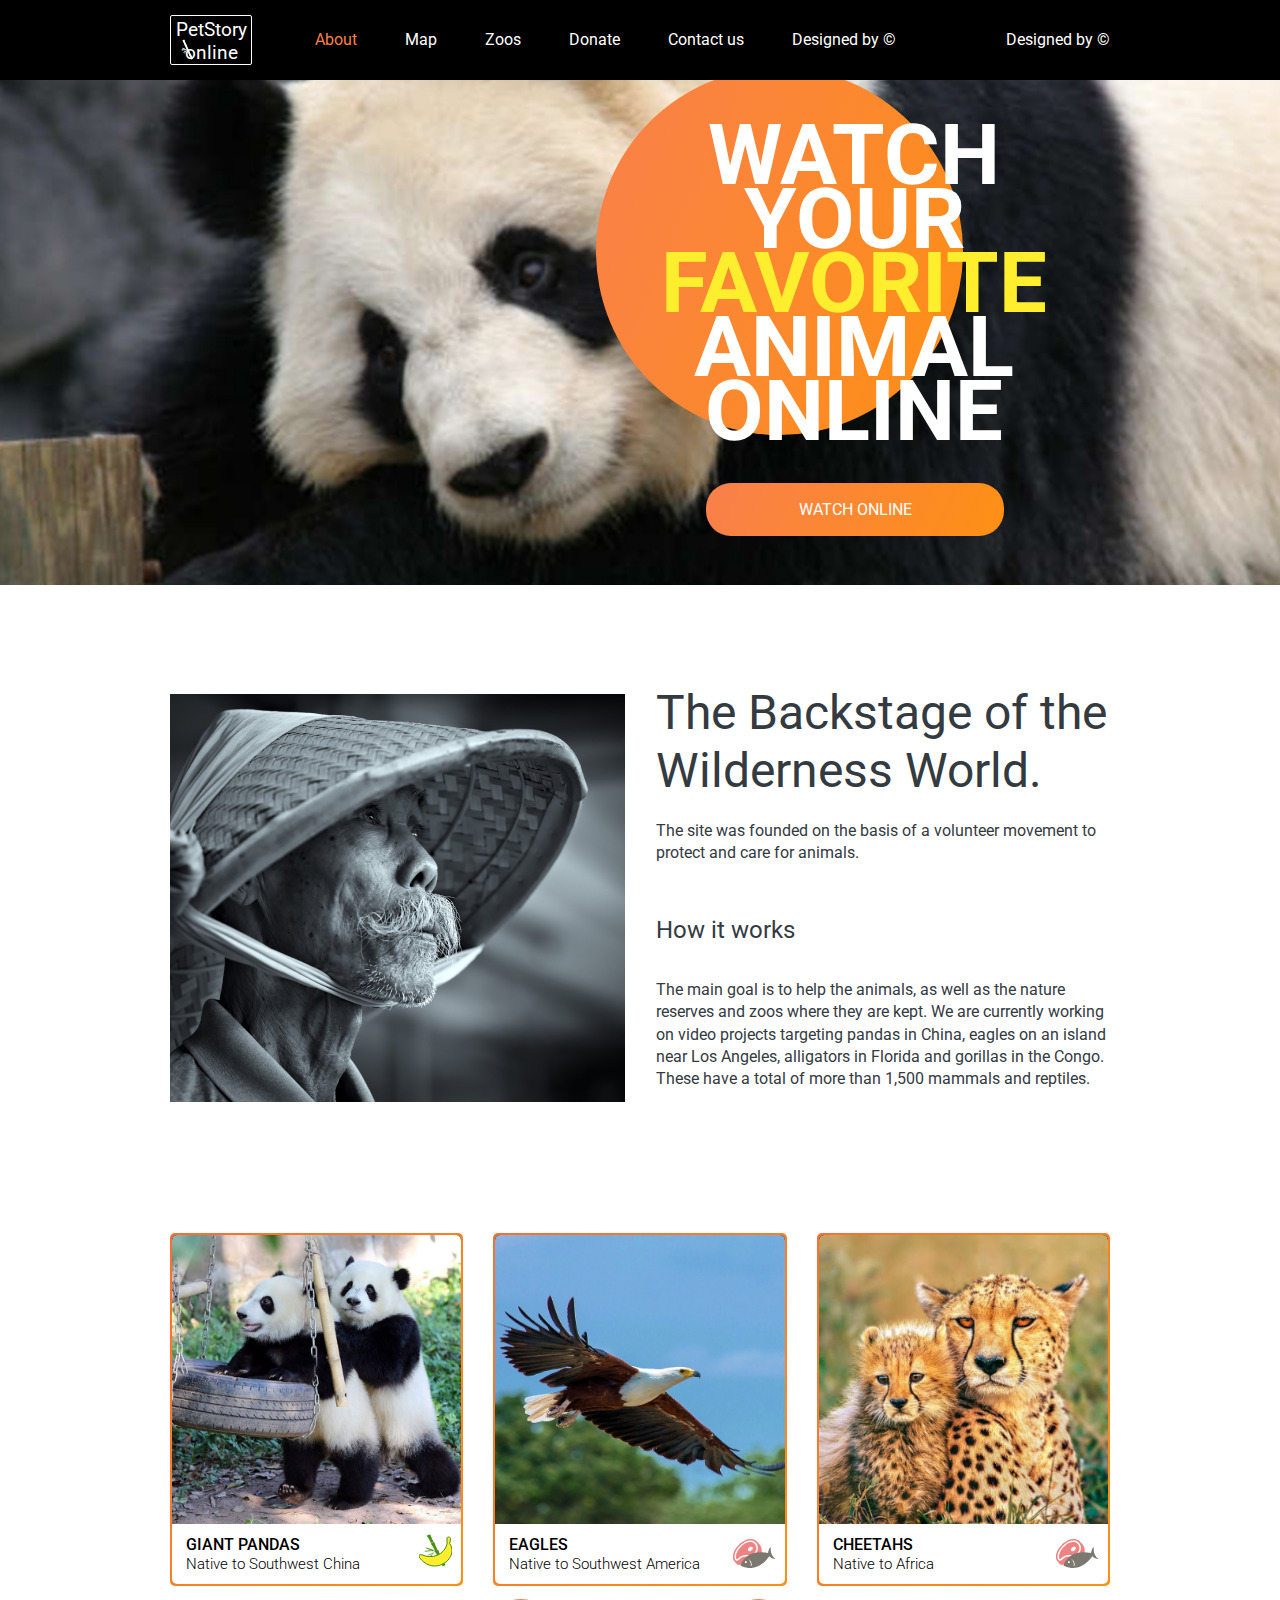
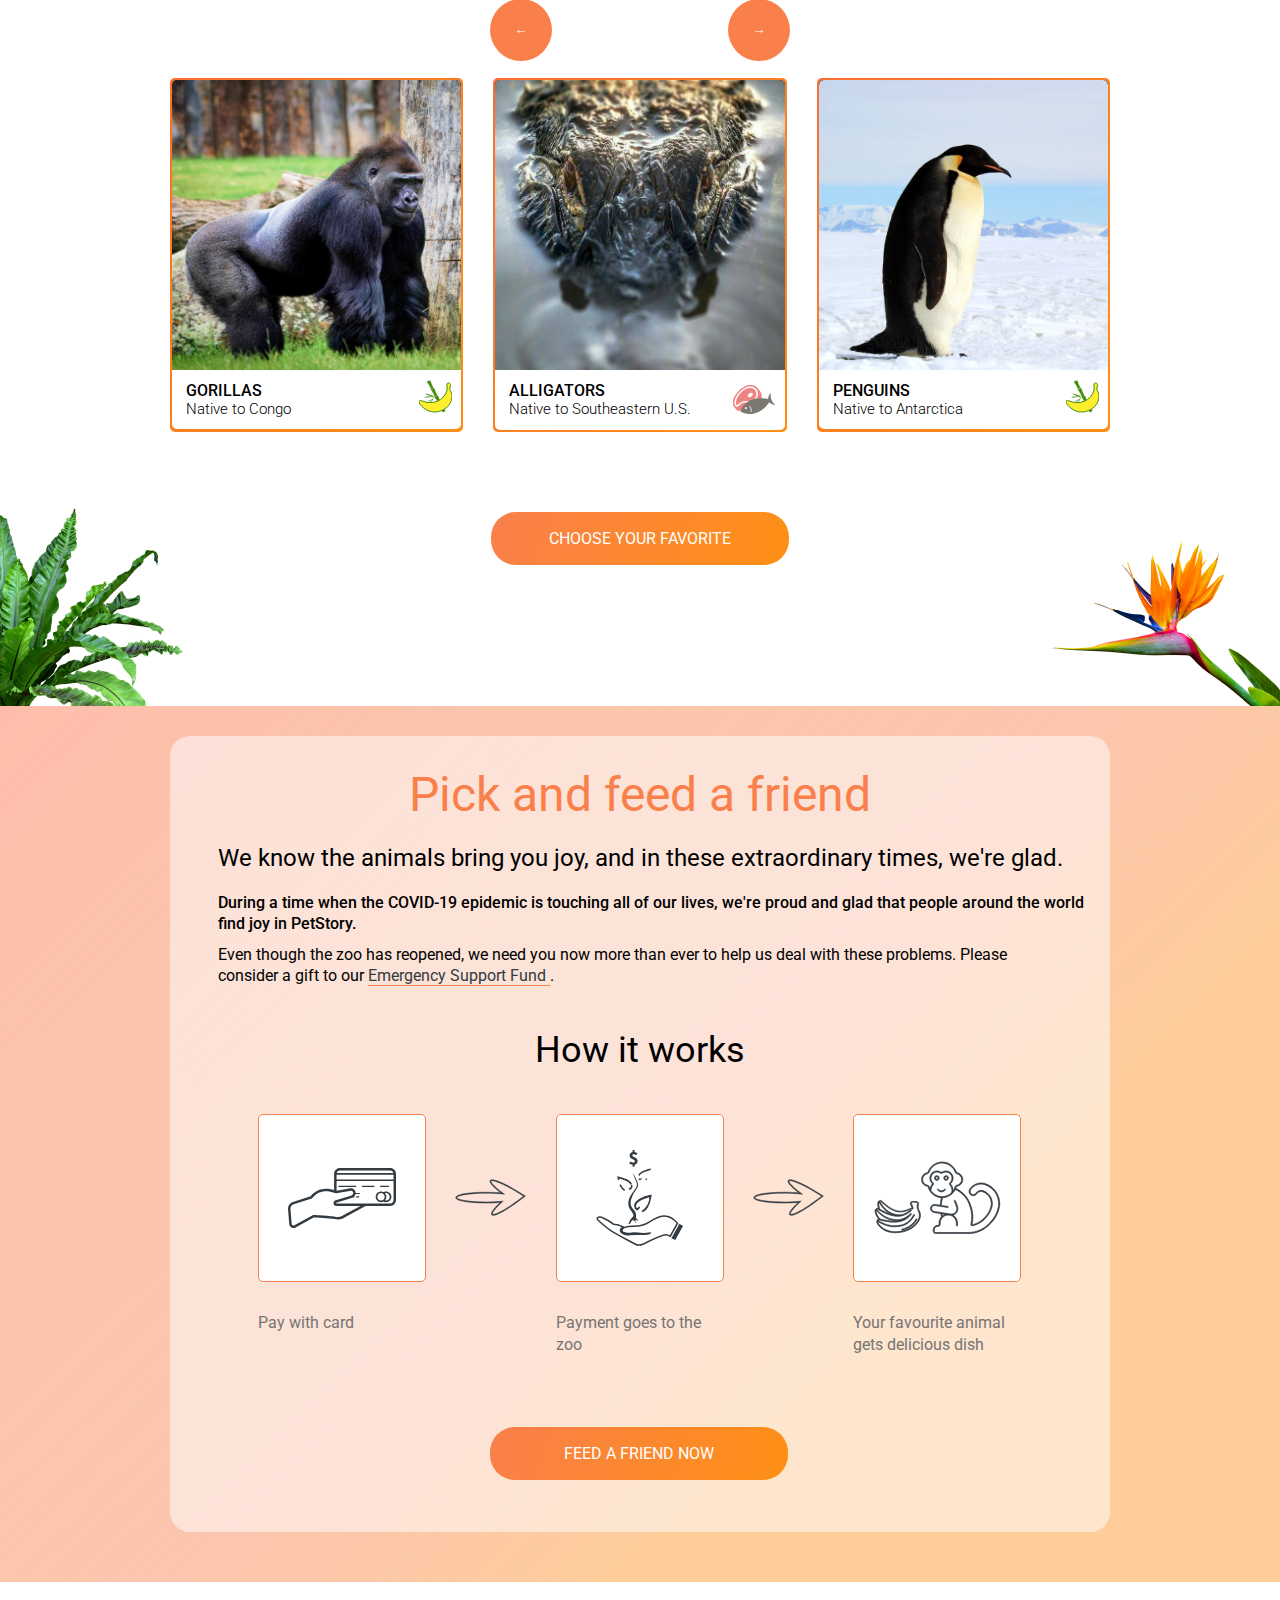
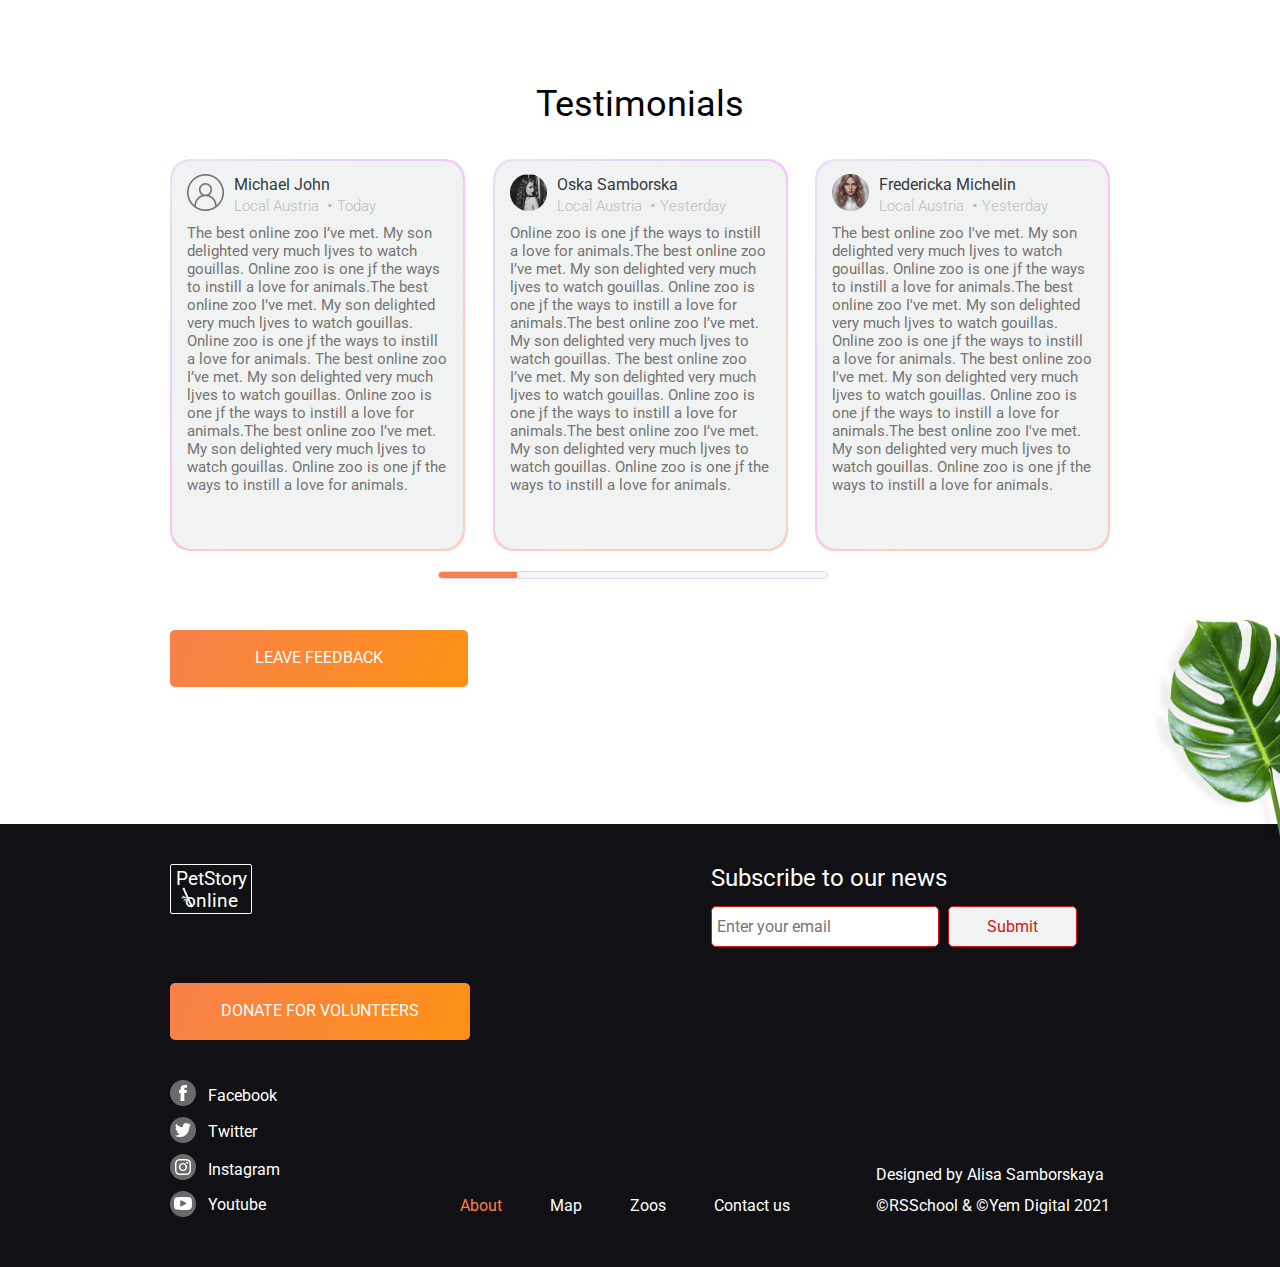
<file: index.html>
<!DOCTYPE html>
<html lang="en">
  <head>
    <meta charset="UTF-8" />
    <meta http-equiv="X-UA-Compatible" content="IE=edge" />
    <meta name="viewport" content="width=device-width, initial-scale=1.0" />
    <link rel="stylesheet" href="./css/style.css" />
    <link rel="icon" type="image/x-icon" href="./assets/icons/favicon.ico" />

    <title>PetStory</title>
  </head>
  <body>
    <div class="wrapper">
      <header class="header">
        <div class="container">
        <div class="header__container">
          <div class="header__logo logo">
            <a href="./" class="header__logo-link" alt="PetStory Online">
              <div class="header__logo-rect">
                <h1 class="header__logo-text">PetStory online</h1>

                <picture>
                  <source
                    media="(min-width:1600px)"
                    class="header__logo-icon"
                    srcset="./assets/icons/logo.svg"
                  />
                  <source
                    media="(min-width:640px) and (max-width:999px)"
                    class="header__logo-icon"
                    srcset="./assets/icons/bamboo_icon.svg"
                  />
                  <img
                    src="./assets/icons/logo.svg"
                    alt="logo icon"
                    class="header__logo-icon"
                  />
                </picture>
              </div>
            </a>
          </div>
          <!-- navigation -->

          <nav class="header__nav">
            <ul class="header__list">
              <li class="header__item">
                <a href="./" class="header__item-link active">About</a>
              </li>
              <li class="header__item">
                <a href="#" class="header__item-link">Map</a>
              </li>
              <li class="header__item">
                <a href="#" class="header__item-link">Zoos</a>
              </li>
              <li class="header__item">
                <a href="./pages/donate.html" class="header__item-link"
                  >Donate</a
                >
              </li>
              <li class="header__item">
                <a href="./" class="header__item-link">Contact us</a>
              </li>
              <li class="header__item item-mobile">
                <a
                  href="https://www.figma.com/file/jfEFwkXVj1WRq7sUHDr8os/PetStory-online"
                  class="header__item-link"
                  >Designed by ©</a
                >
              </li>
            </ul>
          </nav>
          <div class="header__copyright">
            <a
              href="https://www.figma.com/file/jfEFwkXVj1WRq7sUHDr8os/PetStory-online"
              class="header__copyright-link"
              alt="Template Author"
              >Designed by ©</a
            >
          </div>
          <!-- burger menu -->
          <div class="burger__nav">
            <span class="bar"></span>
            <span class="bar"></span>
            <span class="bar"></span>
        </div>
        </div>
      </div>
      </header>
      <div class="doc_opacity"></div>
      <main class="main">
        <section class="watch-online">
          <div class="container">
            <div class="watch-online__block">
              <div class="watch-online__block-right">
                <div class="watch-online__title-block">
                  <div class="watch-online__ellipse"></div>
                  <div class="watch-online__title">
                    Watch your <span>favorite</span> animal online
                  </div>
                </div>
                <button class="watch-online__btn btn-default">
                  watch online
                </button>
              </div>
            </div>
          </div>
        </section>

        <section class="backstage">
          <div class="container">
            <div class="backstage__row">
              <div class="backstage__image">
                <picture>
                  <source
                    media="(min-width:1600px)"
                    srcset="./assets/images/bamboo-cap_609.png"
                  />
                  <source
                    media="(min-width:1000px) and (max-width:1599px)"
                    srcset="./assets/images/bamboo-cap_455.jpg"
                  />
                  <img
                    src="./assets/images/bamboo-cap_609.png"
                    alt="Man in bamboo cap"
                    style="width: auto"
                  />
                </picture>
              </div>
              <div class="backstage__desc">
                <h2 class="backstage__title">
                  The Backstage of the Wilderness World.
                </h2>
                <p>
                  The site was founded on the basis of a volunteer movement to
                  protect and care for animals.
                </p>
                <div class="subtitle">How it works</div>
                <p>
                  The main goal is to help the animals, as well as the nature
                  reserves and zoos where they are kept. We are currently
                  working on video projects targeting pandas in China, eagles on
                  an island near Los Angeles, alligators in Florida and gorillas
                  in the Congo. These have a total of more than 1,500 mammals
                  and reptiles.
                </p>
              </div>
            </div>
          </div>
          <div class="backstage__flower-mobile">
            <img
              src="./assets/images/flower_foto_mobile.png"
              alt=""
            />
          </div>
        </section>
        <!-- pet cards section -->
        <section class="pets">
          <div class="container">
            <div class="pets__rows">
              <!-- single pet card -->

              <div class="pets__item">
                <div class="pets__item-bg">
                  <a href="#" class="pets__item-link">
                    <div class="pets__item-img">
                      <img
                        src="./assets/images/two-pandas.png"
                        alt="two pandas"
                      />
                    </div>

                    <div class="pets__item-desc">
                      <div class="pets__item-titleBlock">
                        <div class="pets__item-title">giant pandas</div>
                        <div class="pets__item-subtitle">
                          Native to Southwest China
                        </div>
                      </div>
                      <div class="pets__item-icon">
                        <img
                          src="./assets/icons/banana-bamboo_icon.svg"
                          alt="banana-bamboo_icon"
                        />
                      </div>
                    </div>
                  </a>
                </div>
              </div>
              <!-- end of single pet card -->
              <!-- single pet card -->

              <div class="pets__item">
                <div class="pets__item-bg">
                  <a href="#" class="pets__item-link">
                    <div class="pets__item-img">
                      <img src="./assets/images/eagle.png" alt="two pandas" />
                    </div>

                    <div class="pets__item-desc">
                      <div class="pets__item-titleBlock">
                        <div class="pets__item-title">eagles</div>
                        <div class="pets__item-subtitle">
                          Native to Southwest America
                        </div>
                      </div>
                      <div class="pets__item-icon">
                        <img
                          src="./assets/icons/meet-fish_icon.svg"
                          alt="meet-fish_icon"
                        />
                      </div>
                    </div>
                  </a>
                </div>
              </div>
              <!-- end of single pet card -->
              <!-- single pet card -->

              <div class="pets__item">
                <div class="pets__item-bg">
                  <a href="#" class="pets__item-link">
                    <div class="pets__item-img">
                      <img src="./assets/images/gorilla.png" alt="two pandas" />
                    </div>

                    <div class="pets__item-desc">
                      <div class="pets__item-titleBlock">
                        <div class="pets__item-title">gorillas</div>
                        <div class="pets__item-subtitle">Native to Congo</div>
                      </div>
                      <div class="pets__item-icon">
                        <img
                          src="./assets/icons/banana-bamboo_icon.svg"
                          alt="banana-bamboo_icon"
                        />
                      </div>
                    </div>
                  </a>
                </div>
              </div>
              <!-- end of single pet card -->
              <!-- single pet card -->

              <div class="pets__item">
                <div class="pets__item-bg">
                  <a href="#" class="pets__item-link">
                    <div class="pets__item-img">
                      <img src="./assets/images/sloth.png" alt="sloth" />
                    </div>

                    <div class="pets__item-desc">
                      <div class="pets__item-titleBlock">
                        <div class="pets__item-title">two-toed sloth</div>
                        <div class="pets__item-subtitle">
                          Native to South America
                        </div>
                      </div>
                      <div class="pets__item-icon">
                        <img
                          src="./assets/icons/banana-bamboo_icon.svg"
                          alt="banana-bamboo_icon"
                        />
                      </div>
                    </div>
                  </a>
                </div>
              </div>
              <!-- end of single pet card -->
              <!-- single pet card -->

              <div class="pets__item">
                <div class="pets__item-bg">
                  <a href="#" class="pets__item-link">
                    <div class="pets__item-img">
                      <img src="./assets/images/cheetah.png" alt="cheetah" />
                    </div>

                    <div class="pets__item-desc">
                      <div class="pets__item-titleBlock">
                        <div class="pets__item-title">cheetahs</div>
                        <div class="pets__item-subtitle">Native to Africa</div>
                      </div>
                      <div class="pets__item-icon">
                        <img
                          src="./assets/icons/meet-fish_icon.svg"
                          alt="meet-fish_icon"
                        />
                      </div>
                    </div>
                  </a>
                </div>
              </div>
              <!-- end of single pet card -->
              <!-- single pet card -->

              <div class="pets__item">
                <div class="pets__item-bg">
                  <a href="#" class="pets__item-link">
                    <div class="pets__item-img">
                      <img src="./assets/images/penguin.png" alt="penguin" />
                    </div>

                    <div class="pets__item-desc">
                      <div class="pets__item-titleBlock">
                        <div class="pets__item-title">penguins</div>
                        <div class="pets__item-subtitle">
                          Native to Antarctica
                        </div>
                      </div>
                      <div class="pets__item-icon">
                        <img
                          src="./assets/icons/banana-bamboo_icon.svg"
                          alt="banana-bamboo_icon"
                        />
                      </div>
                    </div>
                  </a>
                </div>
              </div>
              <!-- end of single pet card -->

              <!-- single pet card -->
              <div class="pets__item">
                <div class="pets__item-bg">
                  <a href="#" class="pets__item-link">
                    <div class="pets__item-img">
                      <img src="./assets/images/allig.png" alt="Alligators" />
                    </div>
                    <div class="pets__item-desc">
                      <div class="pets__item-titleBlock">
                        <div class="pets__item-title">Alligators</div>
                        <div class="pets__item-subtitle">
                          Native to Southeastern U.S.
                        </div>
                      </div>
                      <div class="pets__item-icon">
                        <img
                          src="./assets/icons/meet-fish_icon.svg"
                          alt="meet-fish_icon"
                        />
                      </div>
                    </div>
                  </a>
                </div>
              </div>
              <!-- end of single card -->
            </div>

            <button class="pets__btn btn-default">choose your favorite</button>
          </div>
          <!-- right-left buttons -->
          <div class="pets__buttons-container">
            <div class="pets__buttonsGallery">
              <button class="pets__btn-left btn-left">&#8592;</button>
              <button class="pets__btn-right btn-right">&#8594;</button>
            </div>
          </div>
          <div class="pets__bgImages">
            <div class="pets__bgImageLeft">
              <picture>
                <source
                  media="(min-width:1600px)"
                  srcset="./assets/images/palm_foto.png"
                />
                <source
                  media="(min-width:1000px) and (max-width:1599px)"
                  srcset="./assets/images/palm_foto_285.png"
                />
                <source
                  media="(min-width:640px) and (max-width:999px)"
                  srcset="./assets/images/palm_foto_200.png"
                />
                <source
                  media="(min-width:320px) and (max-width:639px)"
                  srcset="./assets/images/palm_foto_138.png"
                />
                <img src="./assets/images/palm_foto.png" alt="palm" />
              </picture>
            </div>
            <div class="pets__bgImageRight">
              <picture>
                <source
                  media="(min-width:1600px)"
                  srcset="./assets/images/strelitzia.png"
                />
                <source
                  media="(min-width:1000px) and (max-width:1599px)"
                  srcset="./assets/images/strelitzia_240.png"
                />
                <source
                  media="(min-width:640px) and (max-width:999px)"
                  srcset="./assets/images/strelitzia_200.png"
                />
                <source
                  media="(min-width:320px) and (max-width:639px)"
                  srcset="./assets/images/strelitzia_85.png"
                />
                <img src="./assets/images/strelitzia.png" alt="Strelitsa" />
              </picture>
            </div>
          </div>
        </section>
        <!-- end of pets section -->
        <!-- pick-feed -->

        <section class="pick-feed">
          <div class="pick__bg-tablet">
            <div class="container">
              <div class="pick-feed__block">
                <div class="pick-feed__desc">
                  <div class="pick-feed__title">Pick and feed a friend</div>
                  <div class="pick-feed__about">
                    <p class="pick-feed__subtitle">
                      We know the animals bring you joy, and in these
                      extraordinary times, we're glad.
                    </p>
                    <p class="pick-feed__text">
                      During a time when the COVID-19 epidemic is touching all
                      of our lives, we're proud and glad that people around the
                      world find joy in PetStory.
                    </p>
                    <p class="pick-feed__gift">
                      Even though the zoo has reopened, we need you now more
                      than ever to help us deal with these problems. Please
                      consider
                      <!-- <br /> -->
                      a gift to our
                      <a
                        href="./pages/donate.html"
                        class="pick-feed__link"
                        target="_blank"
                        >Emergency Support Fund </a
                      >.
                    </p>
                  </div>
                </div>
                <div class="pick-feed__procedure">
                  <h3>How it works</h3>
                  <div class="procedure__row">
                    <div class="procedure__item-bg">
                      <div class="procedure__icon icon_bg">
                        <img src="./assets/icons/pay.svg" alt="" />
                      </div>
                    </div>

                    <div class="procedure__item">
                      <div class="procedure__icon">
                        <img src="./assets/icons/arrow.svg" alt="" />
                      </div>
                    </div>

                    <div class="procedure__item-bg">
                      <div class="procedure__icon icon_bg">
                        <img src="./assets/icons/zoo.svg" alt="" />
                      </div>
                    </div>
                    <div class="procedure__item">
                      <div class="procedure__icon">
                        <img src="./assets/icons/arrow.svg" alt="" />
                      </div>
                    </div>
                    <div class="procedure__item-bg">
                      <div class="procedure__icon icon_bg">
                        <img src="./assets/icons/monkey.svg" alt="" />
                      </div>
                    </div>
                  </div>
                  <div class="procedure__desc">
                    <div class="procedure__title">Pay with card</div>
                    <div class="procedure__title">Payment goes to the zoo</div>
                    <div class="procedure__title">
                      Your favourite animal gets delicious dish
                    </div>
                  </div>
                </div>

                <div class="pick-feed__procedure-mobile">
                  <h3>How it works</h3>
                  <div class="procedure__row">
                    <div class="procedure__item-bg">
                      <div class="procedure__icon icon_bg">
                        <img src="./assets/icons/pay.svg" alt="" />
                      </div>
                      <div class="procedure__title">Pay with card</div>
                    </div>

                    <div class="procedure__item-bg">
                      <div class="procedure__icon icon_bg">
                        <img src="./assets/icons/zoo.svg" alt="" />
                      </div>
                      <div class="procedure__title">
                        Payment goes to the zoo
                      </div>
                    </div>

                    <div class="procedure__item-bg">
                      <div class="procedure__icon icon_bg">
                        <img src="./assets/icons/monkey.svg" alt="" />
                      </div>
                      <div class="procedure__title">
                        Your favourite animal gets delicious dish
                      </div>
                    </div>
                  </div>
                </div>

                <a
                  href="./pages/donate.html"
                  target="_blank"
                  class="pick-feed__btn-block"
                  ><button class="pick-feed__btn btn-default">
                    Feed a friend now
                  </button></a
                >
              </div>
            </div>
          </div>
        </section>
        <!-- end of pick-feed -->

        <section class="testimonials">
          <div class="container">
            <div class="testimonials__title">
              <h3>Testimonials</h3>
            </div>
            <div class="testimonials__row">
              <!-- single testimonial -->
              <div class="testimonials__item">
                <div class="testimonials__item-bg">
                  <div class="testimonials__header">
                    <div class="testimonials__avatar">
                      <img src="./assets/images/user1.png" alt="unknown user" />
                    </div>
                    <div class="testimonials__user">
                      <div class="testimonials__user-name">Michael John</div>
                      <div class="testimonials__user-location">
                        <div class="location__country">Local Austria</div>
                        <p>&#183;</p>
                        <div class="location__date">Today</div>
                      </div>
                    </div>
                  </div>
                  <div class="testimonials__text">
                    The best online zoo I’ve met. My son delighted very much
                    ljves to watch gouillas. Online zoo is one jf the ways to
                    instill a love for animals.The best online zoo I’ve met. My
                    son delighted very much ljves to watch gouillas. Online zoo
                    is one jf the ways to instill a love for animals. The best
                    online zoo I’ve met. My son delighted very much ljves to
                    watch gouillas. Online zoo is one jf the ways to instill a
                    love for animals.The best online zoo I’ve met. My son
                    delighted very much ljves to watch gouillas. Online zoo is
                    one jf the ways to instill a love for animals.
                  </div>
                </div>
              </div>
              <!--end of single testimonial -->
              <!-- single testimonial -->
              <div class="testimonials__item">
                <div class="testimonials__item-bg">
                  <div class="testimonials__header">
                    <div class="testimonials__avatar">
                      <img src="./assets/images/user2.png" alt="user" />
                    </div>
                    <div class="testimonials__user">
                      <div class="testimonials__user-name">Oskar Samborsky</div>
                      <div class="testimonials__user-location">
                        <div class="location__country">Local Austria</div>
                        <p>&#183;</p>
                        <div class="location__date">Yesterday</div>
                      </div>
                    </div>
                  </div>
                  <div class="testimonials__text">
                    Online zoo is one jf the ways to instill a love for
                    animals.The best online zoo I've met. My son delighted very
                    much ljves to watch gouillas. Online zoo is one jf the ways
                    to instill a love for animals.The best online zoo I've met.
                    My son delighted very much ljves to watch gouillas. The best
                    online zoo I've met. My son delighted very much ljves to
                    watch gouillas. Online zoo is one jf the ways to instill a
                    love for animals.The best online zoo I've met. My son
                    delighted very much ljves to watch gouillas. Online zoo is
                    one jf the ways to instill a love for animals. The best
                    online zoo I've met. My son delighted very much ljves to
                    watch gouillas. Online zoo is one jf the ways to instill a
                    love for animals.The best online zoo I've met. My son
                    delighted very much ljves to watch gouillas. Online zoo is
                    one jf the ways to instill a love for animals.
                  </div>
                </div>
              </div>
              <!--end of single testimonial -->
              <!-- single testimonial -->
              <div class="testimonials__item">
                <div class="testimonials__item-bg">
                  <div class="testimonials__header">
                    <div class="testimonials__avatar">
                      <img src="./assets/images/user3.png" alt="user" />
                    </div>
                    <div class="testimonials__user">
                      <div class="testimonials__user-name">
                        Fredericka Michelin
                      </div>
                      <div class="testimonials__user-location">
                        <div class="location__country">Local Austria</div>
                        <p>&#183;</p>
                        <div class="location__date">Yesterday</div>
                      </div>
                    </div>
                  </div>
                  <div class="testimonials__text">
                    The best online zoo I've met. My son delighted very much
                    ljves to watch gouillas. Online zoo is one jf the ways to
                    instill a love for animals.The best online zoo I've met. My
                    son delighted very much ljves to watch gouillas. Online zoo
                    is one jf the ways to instill a love for animals. The best
                    online zoo I've met. My son delighted very much ljves to
                    watch gouillas. Online zoo is one jf the ways to instill a
                    love for animals.The best online zoo I've met. My son
                    delighted very much ljves to watch gouillas. Online zoo is
                    one jf the ways to instill a love for animals.
                  </div>
                </div>
              </div>
              <!--end of single testimonial -->
              <!-- single testimonial -->
              <div class="testimonials__item">
                <div class="testimonials__item-bg">
                  <div class="testimonials__header">
                    <div class="testimonials__avatar">
                      <img src="./assets/images/iser3.png" alt="user" />
                    </div>
                    <div class="testimonials__user">
                      <div class="testimonials__user-name">Mila Riksha</div>
                      <div class="testimonials__user-location">
                        <div class="location__country">Local Austria</div>
                        <p>&#183;</p>
                        <div class="location__date">Yesterday</div>
                      </div>
                    </div>
                  </div>
                  <div class="testimonials__text">
                    The best online zoo I’ve met. My son delighted very much
                    ljves to watch gouillas. Online zoo is one jf the ways to
                    instill a love for animals.The best online zoo I’ve met. My
                    son delighted very much ljves to watch gouillas. Online zoo
                    is one jf the ways to instill a love for animals. The best
                    online zoo I’ve met. My son delighted very much ljves to
                    watch gouillas. Online zoo is one jf the ways to instill a
                    love for animals.The best online zoo I’ve met. My son
                    delighted very much ljves to watch gouillas. Online zoo is
                    one jf the ways to instill a love for animals.
                  </div>
                </div>
              </div>
              <!--end of single testimonial -->
              <!--single testimonial -->

              <div class="testimonials__item">
                <div class="testimonials__item-bg">
                  <div class="testimonials__header">
                    <div class="testimonials__avatar">
                      <img src="./assets/images/iser3.png" alt="avatar4" />
                    </div>
                    <div class="testimonails__user">
                      <div class="testimonials__user-name">Oska Samborska</div>
                      <div class="testimonials__user-location">
                        <div class="location__country">Local Austria</div>
                        <p>&#183;</p>
                        <div class="location__date">Yesterday</div>
                      </div>
                    </div>
                  </div>
                  <div class="testimonials__text">
                    Online zoo is one jf the ways to instill a love for
                    animals.The best online zoo I’ve met. My son delighted very
                    much ljves to watch gouillas. Online zoo is one jf the ways
                    to instill a love for animals.The best online zoo I’ve met.
                    My son delighted very much ljves to watch gouillas. The best
                    online zoo I’ve met. My son delighted very much ljves to
                    watch gouillas. Online zoo is one jf the ways to instill a
                    love for animals.The best online zoo I’ve met. My son
                    delighted very much ljves to watch gouillas. Online zoo is
                    one jf the ways to instill a love for animals.
                  </div>
                </div>
              </div>
              <!--end of single testimonial -->

              </div>

              <div class="testimonials__bar">
                <input
                  type="range"
                  min="0"
                  max="10"
                  value="0"
                  name="range"
                  step="1"
                />
              </div>
              <div class="testimonials__button btn-corner ">
                leave feedback
              </div>
            </div>
          </div>
        </section>
      </main>

      <!-- footer -->

      <footer class="footer">
        <div class="container footer__container-small">
          <div class="footer__top">
            <div class="footer__logo logo">
              <a href="./" class="footer__logo-link">
                <div class="footer__logo-rect">
                  <h2 class="footer__logo-text">PetStory online</h2>
                  <img
                    src="./assets/icons/logo.svg"
                    alt=""
                    class="footer__logo-icon"
                  />
                </div>
              </a>
            </div>
                <!-- footer social icons for tablet -->
                <div class="footer__social-tablet">
                  <a
                    href="https://www.facebook.com/"
                    class="footer-icon"
                    target="_blank"
                  >
                    <div class="footer__social-item">
                      <div class="social-icon">
                        <img src="./assets/icons/fb.svg" alt="facebook" />
                      </div>
                    </div>
                  </a>
                  <a
                    href="https://twitter.com/?lang=en"
                    class="footer-icon"
                    target="_blank"
                  >
                    <div class="footer__social-item">
                      <div class="social-icon">
                        <img src="./assets/icons/tw.svg" alt="" />
                      </div>
                    </div>
                  </a>
                  <a
                    href="https://www.instagram.com/"
                    class="footer-icon"
                    target="_blank"
                  >
                    <div class="footer__social-item">
                      <div class="social-icon">
                        <img src="./assets/icons/inst.svg" alt="" />
                      </div>
                    </div>
                  </a>
                  <a
                    href="https://www.youtube.com/"
                    class="footer-icon"
                    target="_blank"
                  >
                    <div class="footer__social-item">
                      <div class="social-icon">
                        <img src="./assets/icons/you.svg" alt="" />
                      </div>
                    </div>
                  </a>
                </div>
                <!-- end of footer social icons for tablet -->
            <div class="footer__subscribe">
              <div class="footer__subscribe-title">Subscribe to our news</div>

              <form>
                <input
                  type="email"
                  placeholder="Enter your email"
                  id="email"
                  pattern="[a-z0-9._%+-]+@[a-z0-9.-]+\.[a-z]{2,}$"
                  size="30"
                  required
                  class="input__mistake input_small_dt"
                />
                <input
                  type="submit"
                  value="Submit"
                  class="input__submit-mistake submit-small"
                />
              </form>
            </div>
          </div>
          <a
            href="./pages/donate.html"
            class="footer__donate-link"
          >
            <div class="footer__donate-btn btn-corner">
              donate for volunteers
            </div>
          </a>
          <!-- footer__bottom -->
          <div class="footer__bottom">
            <div class="footer__social">
              <!-- single social link -->
              <a
                href="https://www.facebook.com/"
                class="footer-icon"
                target="_blank"
              >
                <div class="footer__social-item">
                  <div class="social-icon">
                    <img src="./assets/icons/fb.svg" alt="facebook" />
                  </div>
                  <div class="social__name">Facebook</div>
                </div>
              </a>
              <!-- end of single social link -->
              <!-- single social link -->
              <a
                href="https://www.twitter.com/"
                class="footer-icon"
                target="_blank"
              >
                <div class="footer__social-item">
                  <div class="social-icon">
                    <img src="./assets/icons/tw.svg" alt="Twitter" />
                  </div>
                  <div class="social__name">Twitter</div>
                </div>
              </a>
              <!-- end of single social link -->
              <!-- single social link -->
              <a
                href="https://www.instagram.com/"
                class="footer-icon"
                target="_blank"
              >
                <div class="footer__social-item">
                  <div class="social-icon">
                    <img src="./assets/icons/inst.svg" alt="Instagram" />
                  </div>
                  <div class="social__name">Instagram</div>
                </div>
              </a>
              <!-- end of single social link -->
              <!-- single social link -->
              <a
                href="https://www.youtube.com/"
                class="footer-icon"
                target="_blank"
              >
                <div class="footer__social-item">
                  <div class="social-icon">
                    <img src="./assets/icons/you.svg" alt="Youtube" />
                  </div>
                  <div class="social__name">Youtube</div>
                </div>
              </a>
              <!-- end of single social link -->
            </div>

            <!-- footer horizontal nav -->
            <div class="footer__nav">
              <ul class="header__list">
                <li class="header__item">
                  <a href="./" class="header__item-link active">About</a>
                </li>
                <li class="header__item">
                  <a href="#" class="header__item-link">Map</a>
                </li>
                <li class="header__item">
                  <a href="#" class="header__item-link">Zoos</a>
                </li>
                <li class="header__item">
                  <a href="#" class="header__item-link">Contact us</a>
                </li>
              </ul>
            </div>

            <div class="footer__copyright">
              <a
                href="https://www.figma.com/file/IlAdG8QFNr54d1IVcJjqVs/PetStory-online-(Copy)?node-id=126%3A0"
                class="footer__copyright-link"
                target="_blank"
              >
                <p>Designed by Alisa Samborskaya</p>
                <p>©RSSchool & ©Yem Digital 2021</p>
              </a>
            </div>
            <!--end of footer horizontal nav -->
          </div>
          <div class="footer__bottom-mobile">
            <div class="footer__copyright">
              <a href="#" class="footer__copyright-link">
                <p>Designed by Alisa Samborskaya</p>
                <p>©RSSchool & ©Yem Digital 2021</p>
              </a>
            </div>
            <div class="footer__nav">
              <ul class="header__list">
                <li class="header__item">
                  <a href="./" class="header__item-link active">About</a>
                </li>
                <li class="header__item">
                  <a href="#" class="header__item-link">Map</a>
                </li>
                <li class="header__item">
                  <a href="#" class="header__item-link">Zoos</a>
                </li>
                <li class="header__item">
                  <a href="#" class="header__item-link">Contact us</a>
                </li>
              </ul>
            </div>
          </div>
        </div>
      </footer>

      <!-- end of footer -->
    </div>
    <script src="./assets/js/script.js"></script>
  </body>
</html>
</file>
<file: css/style.css>
@charset "UTF-8";

@import url('https://fonts.googleapis.com/css2?family=Roboto:wght@100;300;400;500;700&display=swap');

/* 
===========================
RESET
===========================
*/

* {
  padding: 0;
  margin: 0;
  border: 0;
}

*,
*::before,
*::after {
  -webkit-box-sizing: border-box;
  box-sizing: border-box;
}

:focus,
:active {
  outline: none;
}
a:focus,
a:active {
  outline: none;
}

nav,
footer,
header,
aside {
  display: block;
}

html,
body {
  height: 100%;
  width: 100%;
  line-height: 1;
  -ms-text-size-adjust: 100%;
  -moz-text-size-adjust: 100%;
  -webkit-text-size-adjust: 100%;
}
input,
button,
textarea {
  font-family: inherit;
}
input::-ms-clear {
  display: none;
}

button {
  cursor: pointer;
}

button::-moz-focus-inner {
  padding: 0;
  border: 0;
}
a,
a:visited {
  text-decoration: none;
}

a:hover {
  text-decoration: none;
}
ul {
  padding: 0;
}

ul li {
  list-style: none;
}

img {
  vertical-align: top;
}

h1,
h2,
h3,
h4,
h5,
h6 {
  font-size: inherit;
  font-weight: 400;
}

/* END OF RESET */

/* 
======================
Global Styles
======================
*/

:root {
  --clr-orange: #f9804b;
  --clr-white: #fff;
  --clr-yellow: #ffee2e;
  --clr-green: #4b9200;
  --clr-grey-dark: #333b41;
  --clr-grey-light: #bdbdbd;
  --transition: 0.3s linear;
}

.wrapper {
  min-height: 100%;
  overflow: hidden;
}
html {
  overflow-x: hidden;
  margin-right: calc(-1 * (100vw - 100%));
}

body {
  height: 100%;
}

.container {
  max-width: 1160px;
  margin: 0 auto;
}

@media screen and (min-width: 1000px) and (max-width: 1599px) {
  .container {
    max-width: 940px;
  }
}

@media screen and (min-width: 768px) and (max-width: 999px) {
  .container {
    max-width: 700px;
  }
}

@media screen and (min-width: 640px) and (max-width: 767px) {
  .container {
    max-width: 600px;
  }
}

@media screen and (min-width: 320px) and (max-width: 639px) {
  .container {
    max-width: 300px;
  }
}

.wrapper {
  min-height: 100%;
  display: -webkit-box;
  display: -ms-flexbox;
  display: flex;
  -webkit-box-orient: vertical;
  -webkit-box-direction: normal;
  -ms-flex-direction: column;
  flex-direction: column;
}
.main {
  -webkit-box-flex: 1;
  -ms-flex: 1 1 auto;
  flex: 1 1 auto;
}

body {
  font-family: 'Roboto', Arial, Verdana, sans-serif;
  font-size: 16px;
  line-height: 140%;
  font-weight: 400;
  background: var(--clr-white);
  color: #000;
}

h1,
h2,
h3,
h4,
h5,
h6 {
  font-style: normal;
}

h1 {
  font-weight: 700;
  font-size: 114px;
  line-height: 91px;
  text-transform: uppercase;
  margin: 0;
}

h2 {
  font-weight: 400;
  font-size: 48px;
  line-height: 58px;
  margin-bottom: 20px;
}
h3 {
  font-weight: 400;
  font-size: 36px;
  line-height: 47px;
}

@media screen and (min-width: 320px) and (max-width: 639px) {
  h3 {
    font-size: 24px;
  }
}

.subtitle {
  font-weight: 400;
  font-size: 24px;
  line-height: 29px;
}

.small-p {
  font-weight: 300;
  font-size: 15px;
  line-height: 120%;
}

a {
  color: #4b9200;
  text-decoration: none;
  -webkit-transition: 0.3s linear;
  -o-transition: 0.3s linear;
  transition: 0.3s linear;
}

a:hover {
  color: var(--clr-orange);
}
a:active {
  color: var(--clr-orange);
}
ul li {
  list-style-type: none;
}
.input__default {
  background: transparent;
  border: 1px solid var(--clr-orange);
  padding: 10px;
  color: #bdbdbd;
  border-radius: 5px;
  margin-right: 10px;
}
.input__default:hover {
  border: 1px solid #d31414;
}

.input__active {
  background-color: var(--clr-white);
  font-size: 16px;
  font-weight: 400;
  max-width: 228px;
  border: 1px solid #4b9200;
  padding: 10px 1px 10px 5px;
  color: #bdbdbd;
  border-radius: 5px;
  margin-right: 7px;
}
.input__active:hover {
  border: 1px solid #d31414;
}

.input__mistake {
  background-color: var(--clr-white);
  font-size: 16px;
  font-weight: 400;
  max-width: 228px;
  border: 1px solid #d31414;
  padding: 10px 1px 10px 5px;
  color: #bdbdbd;
  border-radius: 5px;
  margin-right: 7px;
}
.input__mistake:hover {
  border: 1px solid #4b9200;
}

.input__submit-default {
  background: #f1f3f2;
  border: 1px solid #000;
  border-radius: 5px;
  font-size: 16px;
  font-weight: 400;
  color: #000;
  padding: 10px 38px;
  cursor: pointer;
}
.input__submit-default:hover {
  background: #f1f3f2;
  border: 1px solid #4b9200;
  border-radius: 5px;
  font-size: 16px;
  font-weight: 400;
  color: #4b9200;
  padding: 10px 38px;
  cursor: pointer;
}

.input__submit-active {
  background: #f1f3f2;
  border: 1px solid #4b9200;
  border-radius: 5px;
  font-size: 16px;
  font-weight: 400;
  color: #4b9200;
  padding: 10px 38px;
  cursor: pointer;
}

.input__submit-mistake {
  background: #f1f3f2;
  border: 1px solid #d31414;
  border-radius: 5px;
  font-size: 16px;
  font-weight: 400;
  color: #d31414;
  padding: 10px 38px;
  cursor: pointer;
}
.input__submit-mistake:hover {
  background: #f1f3f2;
  border: 1px solid #4b9200;
  border-radius: 5px;
  font-size: 16px;
  font-weight: 400;
  color: #4b9200;
  padding: 10px 38px;
  cursor: pointer;
}

input[type='email']:invalid {
  border: 1px solid #d31414;
}
input[type='email']:valid {
  border: 1px solid #4b9200;
}

.btn-default {
  min-width: 298px;
  background: -o-linear-gradient(336.04deg, #f9804b 1.49%, #fe9013 101.44%);
  background: linear-gradient(113.96deg, #f9804b 1.49%, #fe9013 101.44%);
  border-radius: 25px;
  padding: 17px 20px;
  text-align: center;
  text-transform: uppercase;
  color: var(--clr-white);
  -webkit-transition: 0s;
  -o-transition: 0s;
  transition: 0s;
  font-size: 16px;
}
.btn-default:hover {
  cursor: pointer;
  background: var(--clr-orange);
  color: var(--clr-white);
}
.btn-default:active {
  background: #4b9200;
}
.btn-default:disabled {
  background: #767474;
}

/* 
======================
HEADER
======================
*/

/* some other stuff coming*/

.header {
  background: #000;
  position: relative;
  z-index: 2;
}

@media screen and (min-width: 320px) and (max-width: 999px) {
  .header {
    position: fixed;
    z-index: 5;
    width: 100%;
    height: 34px;
  }
  .header.active {
    background: #fff;
    min-height: 70px;
  }
}
@media screen and (min-width: 320px) and (max-width: 639px) {
  .header {
    height: auto;
  }
}

/* прозрачность навбар */

.doc_opacity {
  display: none;
}

.doc_opacity.active {
  display: block;
  position: fixed;
  left: 0;
  top: 0;
  height: 100vh;
  width: 100vw;
  background: rgba(0, 0, 0, 0.5);
  z-index: 1;
  -webkit-transition: 0.5s ease-in-out;
  transition: 0.5s ease-in-out;
}

.header__container {
  display: -webkit-box;
  display: -ms-flexbox;
  display: flex;
  -webkit-box-align: center;
  -ms-flex-align: center;
  align-items: center;
  -webkit-box-pack: start;
  -ms-flex-pack: start;
  justify-content: flex-start;
}
.header__container.active .header__logo-text {
  color: #f9804b;
  font-size: 15px;
}
.header__container.active .header__logo-rect {
  border: 1px solid #f9804b;
  min-width: 70px;
  padding: 6px 10px 6px 6px;
}

.header__logo {
  margin: 15px 0;
  max-width: 82px;
  text-align: center;
  margin-right: 63px;
}

@media screen and (min-width: 640px) and (max-width: 999px) {
  .header__logo {
    margin: 2.3px 0 2.7px 0;
    max-width: 47px;
  }
}

@media screen and (min-width: 320px) and (max-width: 639px) {
  .header__logo {
    margin: 4px 0;
    max-width: 46px;
  }
}

.header__logo-rect {
  border: 1px solid var(--clr-white);
  border-radius: 2px;
  padding: 3px 4.5px;
}

@media screen and (min-width: 640px) and (max-width: 999px) {
  .header__logo-rect {
    border: transparent;
    padding: 0;
  }
}

@media screen and (min-width: 320px) and (max-width: 639px) {
  .header__logo-rect {
    padding: 0px;
    border: transparent;
  }
}

.header__logo-text {
  font-size: 19px;
  line-height: 120%;
  color: var(--clr-white);
  text-transform: none;
  font-weight: 400;
  margin-bottom: -26px;
}
@media screen and (min-width: 640px) and (max-width: 999px) {
  .header__logo-text {
    font-size: 12.3px;
  }
}

@media screen and (min-width: 320px) and (max-width: 639px) {
  .header__logo-text {
    font-size: 12px;
  }
}

a.header__logo-link:hover h1 {
  color: var(--clr-orange);
  -webkit-transition: var(--transition);
  -o-transition: var(--transition);
  transition: var(--transition);
}
a.header__logo-link:hover > .header__logo-rect {
  border: 1px solid var(--clr-orange);
  -webkit-transition: var(--transition);
  -o-transition: var(--transition);
  transition: var(--transition);
}

@media screen and (min-width: 320px) and (max-width: 999px) {
  a.header__logo-link:hover > .header__logo-rect {
    border: transparent;
  }
}

.header__logo-icon {
  position: relative;
  bottom: 0;
  left: -24px;
}

@media screen and (min-width: 640px) and (max-width: 999px) {
  .header__logo-icon {
    top: 9px;
    left: -16px;
  }
}

@media screen and (min-width: 320px) and (max-width: 999px) {
  .header__logo-icon {
    bottom: -8px;
    left: -16px;
    max-height: 14px;
  }
}

@media screen and (min-width: 320px) and (max-width: 999px) {
  .header__nav {
    /* display: none; */
  }
}

.header__list {
  display: -webkit-box;
  display: -ms-flexbox;
  display: flex;
}

@media screen and (min-width: 320px) and (max-width: 999px) {
  .header__list {
    position: fixed;
    left: -100%;
    margin-top: 25px;
    gap: 0;
    -webkit-box-orient: vertical;
    -webkit-box-direction: normal;
    -ms-flex-direction: column;
    flex-direction: column;
    background-color: #fff;
    width: 100%;
    text-align: center;
    -webkit-transition: 0.3s ease-in-out;
    transition: 0.3s ease-in-out;
  }
  .header__list.active {
    left: 0;
  }
  .header__list.active .header__item-link {
    color: #000;
  }
  .header__list.active .header__item-link.active {
    color: #f9804b;
  }
  .header__list .header__item {
    margin: 10px 0;
  }
  .header__list .header__item.active {
    left: 0;
  }
  .header__list .header__item.item-mobile {
    display: block;
    padding-bottom: 10px;
  }
}

.header__item {
  margin-right: 58px;
}

@media screen and (min-width: 1000px) and (max-width: 1599px) {
  .header__item {
    margin-right: 48px;
  }
}

@media screen and (min-width: 320px) and (max-width: 639px) {
  .header__item {
    margin-right: 30px;
  }
}
.header__item-mobile {
  display: none;
}

.header__item:last-child {
  margin-right: 0;
}

.header__item-link {
  color: var(--clr-white);
  line-height: 140%;
}
.header__item-link:hover {
  color: var(--clr-orange);
}

.header__item-link.active {
  color: var(--clr-orange);
}

.header__copyright {
  margin-left: auto;
}
@media screen and (min-width: 320px) and (max-width: 999px) {
  .header__copyright {
    display: none;
  }
}
.header__copyright-link {
  color: var(--clr-white);
}

.burger__nav {
  display: none;
}

@media screen and (min-width: 320px) and (max-width: 999px) {
  .burger__nav {
    display: block;
    margin-left: auto;
  }
  .burger__nav:hover {
    cursor: pointer;
  }
  .burger__nav .bar {
    display: block;
    width: 18px;
    height: 2px;
    margin: 2px 0;
    border-radius: 5px;
    -webkit-transition: all 0.3s ease-in-out;
    transition: all 0.3s ease-in-out;
    background: white;
  }
  .burger__nav.active .bar:nth-child(2) {
    opacity: 0;
  }
  .burger__nav.active .bar:nth-child(1) {
    -webkit-transform: translateY(4px) rotate(45deg);
    transform: translateY(4px) rotate(45deg);
    background: #000;
  }
  .burger__nav.active .bar:nth-child(3) {
    -webkit-transform: translateY(-4px) rotate(-45deg);
    transform: translateY(-4px) rotate(-45deg);
    background: #000;
  }
}

/* 
======================
HERO
======================
*/

.watch-online {
  background: url(../assets/images/giant-panda.jpg) no-repeat center -80px;
  background-size: 100%;
  min-height: 780px;
}

@media screen and (min-width: 1600px) {
  .watch-online {
    margin-bottom: -80px;
  }
}

@media screen and (min-width: 1000px) and (max-width: 1599px) {
  .watch-online {
    min-height: 505px;
    background-size: 120% auto;
  }
}

@media screen and (min-width: 640px) and (max-width: 999px) {
  .watch-online {
    background: url(../assets/images/giant-panda.jpg) no-repeat center 38%;
    background-size: 120%;
    min-height: 373px;
  }
}

@media screen and (min-width: 320px) and (max-width: 639px) {
  .watch-online {
    background: url(../assets/images/panda_mobile.png) no-repeat center 31%;
    background-size: 100%;
    min-height: 292px;
  }
}

.watch-online__block {
  position: relative;
}

.watch-online__block-right {
  position: absolute;
  right: 0;
  max-width: 500px;
}

.watch-online__ellipse {
  width: 465px;
  height: 465px;
  background: -o-linear-gradient(336.04deg, #f9804b 1.49%, #fe9013 101.44%);
  background: linear-gradient(113.96deg, #f9804b 1.49%, #fe9013 101.44%);
  border-radius: 50%;
  position: absolute;
  z-index: 0;
  top: 12px;
  right: 108px;
}

@media screen and (min-width: 1000px) and (max-width: 1599px) {
  .watch-online__ellipse {
    width: 367px;
    height: 367px;
    top: -12px;
    left: -14px;
  }
}
@media screen and (min-width: 640px) and (max-width: 999px) {
  .watch-online__ellipse {
    width: 237.6px;
    height: 237.6px;
    top: 45px;
    right: 51px;
  }
}
@media screen and (min-width: 320px) and (max-width: 639px) {
  .watch-online__ellipse {
    width: 119px;
    height: 119px;
    right: 27px;
    top: 56px;
  }
}

.watch-online__title {
  position: relative;
  z-index: 2;
  font-size: 107px;
  line-height: 75%;
  text-transform: uppercase;
  font-weight: 700;
  color: #fff;
  text-align: center;
  top: 85px;
}

@media screen and (min-width: 1000px) and (max-width: 1599px) {
  .watch-online__title {
    font-size: 85.2px;
    top: 44px;
    right: 6px;
  }
}

@media screen and (min-width: 640px) and (max-width: 999px) {
  .watch-online__title {
    font-size: 54.2px;
    max-width: 255px;
    top: 82px;
    right: -3px;
  }
}

@media screen and (min-width: 320px) and (max-width: 639px) {
  .watch-online__title {
    font-size: 27.3px;
    max-width: 135px;
    top: 77px;
    right: -3px;
  }
}

.watch-online__title span {
  color: var(--clr-yellow);
}
.watch-online__title-block {
  margin-bottom: 60px;
}

.watch-online__btn {
  position: absolute;
  right: 99px;
  margin-top: 86px;
  margin-bottom: 100px;
}
@media screen and (min-width: 1000px) and (max-width: 1599px) {
  .watch-online__btn {
    right: 106px;
    margin-top: 23px;
  }
}
@media screen and (min-width: 640px) and (max-width: 999px) {
  .watch-online__btn {
    right: 118%;
    margin-top: 17px;
  }
}

@media screen and (min-width: 320px) and (max-width: 639px) {
  .watch-online__btn {
    right: 0px;
    margin-top: 79px;
  }
}

.btn-default {
  min-width: 298px;
  background: -o-linear-gradient(336.04deg, #f9804b 1.49%, #fe9013 101.44%);
  background: linear-gradient(113.96deg, #f9804b 1.49%, #fe9013 101.44%);
  border-radius: 25px;
  padding: 17px 20px;
  text-align: center;
  text-transform: uppercase;
  color: var(--clr-white);
  -webkit-transition: 0s;
  -o-transition: 0s;
  transition: 0s;
  font-size: 16px;
}

/* 
======================
BACKSTAGE
======================
*/
.backstage {
  padding: 140px 0 125px 0;
  background: url(../assets/images/flower_foto1.png) no-repeat right 11%;
  position: relative;
}
.backstage .backstage__flower-mobile {
  display: none;
}

@media screen and (min-width: 1000px) and (max-width: 1346px) {
  .backstage {
    background: #fff;
    padding: 109px 0 91px 0;
  }
}

@media screen and (min-width: 640px) and (max-width: 999px) {
  .backstage {
    padding: 59px 0 48px 8px;
    background: url(../assets/images/flower_foto_tablet.png) no-repeat 100%;
    background-size: contain;
  }
  .backstage .backstage__flower-mobile {
    display: none;
  }
}

@media screen and (min-width: 320px) and (max-width: 639px) {
  .backstage {
    padding: 32px 0 20px 0;
    background: transparent;
  }
  .backstage .backstage__flower-mobile {
    display: block;
    position: absolute;
    right: 0;
    top: -34px;
  }
  .backstage h2 {
    font-size: 24px;
    line-height: 30px;
    margin-bottom: 10px;
  }
}

.backstage__row {
  display: -webkit-box;
  display: -ms-flexbox;
  display: flex;
  -webkit-box-pack: justify;
  -ms-flex-pack: justify;
  justify-content: space-between;
}

@media screen and (min-width: 640px) and (max-width: 999px) {
  .backstage__row {
    max-width: 82%;
  }
}

.backstage__image {
  max-width: 609px;
  margin-right: 86px;
}

@media screen and (min-width: 1000px) and (max-width: 1599px) {
  .backstage__image {
    margin-right: 31px;
  }
}
@media screen and (min-width: 320px) and (max-width: 999px) {
  .backstage__image {
    display: none;
  }
}

.backstage__desc {
  color: #333b41;
}

@media screen and (min-width: 640px) and (max-width: 999px) {
  .backstage__desc {
    padding-left: 1px;
  }
}

.backstage__desc > p {
  margin-bottom: 51px;
}
@media screen and (min-width: 640px) and (max-width: 999px) {
  .backstage__desc > p {
    margin-bottom: 29px;
    margin-left: -4px;
  }
}

@media screen and (min-width: 320px) and (max-width: 639px) {
  .backstage__desc > p {
    line-height: 130%;
    margin-bottom: 20px;
    padding-left: 1px;
  }
  .backstage__desc > p:last-child {
    line-height: 136%;
  }
}

.backstage__desc .subtitle {
  margin-bottom: 34px;
}
@media screen and (min-width: 640px) and (max-width: 999px) {
  .backstage__desc .subtitle {
    margin-bottom: 19px;
  }
  .backstage__desc {
    max-width: 483px;
  }
}
@media screen and (min-width: 1000px) and (max-width: 1599px) {
  .backstage__desc {
    margin-top: -10px;
  }
}

@media screen and (min-width: 320px) and (max-width: 639px) {
  .backstage__desc .subtitle {
    margin-bottom: 11px;
    margin-left: 1px;
  }
}

@media screen and (min-width: 640px) and (max-width: 999px) {
  .pets {
    margin-top: 1px;
  }
}

/* 
======================
PETS
======================
*/

.pets__rows {
  display: grid;
  grid-template-columns: repeat(auto-fit, minmax(366px, 1fr));
  row-gap: 20px;
  -webkit-column-gap: 30px;
  -moz-column-gap: 30px;
  column-gap: 30px;
}

@media screen and (min-width: 1000px) and (max-width: 1599px) {
  .pets__rows {
    grid-template-columns: repeat(auto-fit, minmax(293px, 1fr));
    row-gap: 92px;
  }
}

@media screen and (min-width: 640px) and (max-width: 999px) {
  .pets__rows {
    grid-template-columns: repeat(auto-fit, minmax(283px, 1fr));
    row-gap: 90px;
  }
}
@media screen and (min-width: 320px) and (max-width: 639px) {
  .pets__rows {
    grid-template-columns: repeat(auto-fit, minmax(285px, 1fr));
    padding: 0 7px;
    row-gap: 23px;
  }
}

@media screen and (min-width: 1600px) {
  .pets__item:nth-child(7) {
    display: none;
  }
}

.pets__rows a:hover {
  color: #000;
}

@media screen and (min-width: 1000px) and (max-width: 1599px) {
  .pets__item:nth-child(4) {
    display: none;
  }
}

@media screen and (min-width: 1000px) and (max-width: 1599px) {
  .pets__item:nth-child(1) {
    -webkit-box-ordinal-group: 2;
    -ms-flex-order: 1;
    order: 1;
  }

  .pets__item:nth-child(2) {
    -webkit-box-ordinal-group: 3;
    -ms-flex-order: 2;
    order: 2;
  }

  .pets__item:nth-child(3) {
    -webkit-box-ordinal-group: 5;
    -ms-flex-order: 4;
    order: 4;
  }

  .pets__item:nth-child(4) {
    display: none;
  }

  .pets__item:nth-child(5) {
    -webkit-box-ordinal-group: 4;
    -ms-flex-order: 3;
    order: 3;
  }

  .pets__item:nth-child(6) {
    -webkit-box-ordinal-group: 7;
    -ms-flex-order: 6;
    order: 6;
  }

  .pets__item:nth-child(7) {
    -webkit-box-ordinal-group: 6;
    -ms-flex-order: 5;
    order: 5;
  }
}

@media screen and (min-width: 640px) and (max-width: 999px) {
  .pets__item:nth-child(5) {
    display: none;
  }

  .pets__item:nth-child(6) {
    display: none;
  }

  .pets__item:nth-child(4) {
    display: none;
  }
}
@media screen and (min-width: 320px) and (max-width: 639px) {
  .pets__item:nth-child(4) {
    display: none;
  }

  .pets__item:nth-child(5) {
    display: none;
  }

  .pets__item:nth-child(6) {
    display: none;
  }
}

.pets__item {
  border-radius: 5px;
  border: 2px solid transparent;
  background: -webkit-gradient(
      linear,
      left top,
      right bottom,
      from(#fa6f32),
      to(#fe9013)
    )
    border-box;
  background: -o-linear-gradient(left top, #fa6f32, #fe9013) border-box;
  background: linear-gradient(to right bottom, #fa6f32, #fe9013) border-box;
  display: block;
}

.pets__item:hover .pets__item-desc {
  -webkit-transform: translate(0, -181px);
  -ms-transform: translate(0, -181px);
  transform: translate(0, -181px);
  background: var(--clr-orange);
  opacity: 0.6;
}

.pets__item:hover .pets__item-title {
  color: var(--clr-white);
}
.pets__item:hover .pets__item-subtitle {
  color: var(--clr-white);
}

.pets__item-bg {
  border-radius: 5px;
  background: var(--clr-white);
  overflow: hidden;
}

.pets__item-img {
  overflow: hidden;
  background: #000;
}
.pets__item-img img {
  border-radius: 5px 5px 0 0;
  width: 100%;
  -webkit-transition: 1s;
  -o-transition: 1s;
  transition: 1s;
}

.pets__item-img img:hover {
  -webkit-transform: scale(1.05);
  -ms-transform: scale(1.05);
  transform: scale(1.05);
  opacity: 0.6;
}

.pets__item-desc {
  display: -webkit-box;
  display: -ms-flexbox;
  display: flex;
  -webkit-box-pack: justify;
  -ms-flex-pack: justify;
  justify-content: space-between;
  padding: 10px 9px 12px 14px;
  -webkit-transition: 1s;
  -o-transition: 1s;
  transition: 1s;
}

@media screen and (min-width: 640px) and (max-width: 999px) {
  .pets__item-desc {
    padding: 10px 0 7px 10px;
  }
}

@media screen and (min-width: 320px) and (max-width: 639px) {
  .pets__item-desc {
    padding: 5.5px 0px 8px 10px;
  }
}

.pets__item-title {
  font-weight: 500;
  text-transform: uppercase;
  color: #000;
}

.pets__item-subtitle {
  font-weight: 300;
  font-size: 15px;
  line-height: 100%;
  color: #000;
}
@media screen and (min-width: 640px) and (max-width: 999px) {
  .pets__item-title {
    font-size: 12.47px;
    line-height: 145%;
  }
  .pets__item-subtitle {
    font-size: 11.69px;
  }
  .pets__item-icon img {
    max-width: 83%;
  }
}

@media screen and (min-width: 320px) and (max-width: 639px) {
  .pets__item-title {
    font-size: 12.5px;
  }
}

/* 
======================
ARROW BUTTONS
======================
*/
.pets__btn {
  display: block;
  margin: 0 auto;
  margin-top: 80px;
}
@media screen and (min-width: 640px) and (max-width: 999px) {
  .pets__btn {
    margin-top: 60px;
  }
}

@media screen and (min-width: 320px) and (max-width: 639px) {
  .pets__btn {
    margin-top: 20px;
    margin-bottom: 19px;
  }
}

@media screen and (min-width: 320px) and (max-width: 639px) {
  .pets__item-subtitle {
    font-size: 12px;
    line-height: 46%;
  }
  .pets__item-icon img {
    width: 82%;
  }
}

.pets__bgImages {
  display: -webkit-box;
  display: -ms-flexbox;
  display: flex;
  -webkit-box-pack: justify;
  -ms-flex-pack: justify;
  justify-content: space-between;
  position: relative;
  z-index: -1;
  /* background: #000; */
}
.pets__bgImageLeft {
  margin-top: -422px;
}
@media screen and (min-width: 1000px) and (max-width: 1599px) {
  .pets__bgImageLeft {
    margin-top: -123px;
  }
}
@media screen and (min-width: 640px) and (max-width: 999px) {
  .pets__bgImageLeft {
    margin-top: -162px;
  }
}

@media screen and (min-width: 320px) and (max-width: 639px) {
  .pets__bgImageLeft {
    margin-top: -31px;
  }
}

.pets__bgImageRight {
  margin-top: -237px;
}
@media screen and (min-width: 1000px) and (max-width: 1599px) {
  .pets__bgImageRight {
    margin-top: -101px;
  }
}
@media screen and (min-width: 640px) and (max-width: 999px) {
  .pets__bgImageRight {
    margin-top: -91px;
  }
}

@media screen and (min-width: 320px) and (max-width: 639px) {
  .pets__bgImageRight {
    margin-top: -27px;
  }
}

.btn-right {
  background: #f9804b;
  text-align: center;
  color: #fff;
  min-width: 62px;
  min-height: 62px;
  border-radius: 50%;
  -webkit-transition: 0.2s;
  -o-transition: 0.2s;
  transition: 0.2s;
}
@media screen and (min-width: 1000px) and (max-width: 1599px) {
  .btn-right {
    margin: 0 88px;
  }
}

.btn-right:hover {
  background: var(--clr-green);
}
.btn-left {
  background: var(--clr-orange);
  text-align: center;
  color: var(--clr-white);
  min-width: 62px;
  min-height: 62px;
  border-radius: 50%;
  -webkit-transition: var(--transition);
  -o-transition: var(--transition);
  transition: var(--transition);
}
.btn-left:hover {
  background: var(--clr-green);
}
@media screen and (min-width: 1000px) and (max-width: 1599px) {
  .btn-left {
    margin: 0 88px;
  }
}
@media screen and (min-width: 640px) and (max-width: 999px) {
  .btn-left,
  .btn-right {
    margin: 0 15px;
  }
}
.pets__buttons-container {
  max-width: 1320px;
  margin: 0 auto;
}

@media screen and (min-width: 320px) and (max-width: 639px) {
  .pets__buttons-container {
    display: none;
  }
}

.pets__buttonsGallery {
  display: -webkit-box;
  display: -ms-flexbox;
  display: flex;
  -webkit-box-pack: justify;
  -ms-flex-pack: justify;
  justify-content: space-between;
  position: relative;
  top: -604px;
}
@media screen and (min-width: 1000px) and (max-width: 1599px) {
  .pets__buttonsGallery {
    -webkit-box-pack: center;
    -ms-flex-pack: center;
    justify-content: center;
    top: -566px;
  }
}

@media screen and (min-width: 640px) and (max-width: 999px) {
  .pets__buttonsGallery {
    -webkit-box-pack: center;
    -ms-flex-pack: center;
    justify-content: center;
    top: -573px;
  }
}
@media screen and (min-width: 640px) and (max-width: 768px) {
  .pets__buttonsGallery {
    top: -525px;
  }
}
/* 
======================
PICK-FEED
======================
*/
.pick-feed {
  background: -o-linear-gradient(
      134.25deg,
      rgba(254, 210, 144, 0.7) 30.06%,
      #febdab 100.95%,
      rgba(254, 210, 144, 0.7) 106.36%
    ),
    -o-linear-gradient(134.25deg, rgba(254, 189, 171, 0.74) 30.06%, rgba(
            243,
            169,
            248,
            0.66
          )
          50.74%, #e0d8f0 80.49%, #eaf7fe 127.9%, #eaf7fe 149.54%),
    -o-linear-gradient(134.25deg, rgba(254, 189, 171, 0.74) 30.06%, rgba(
            243,
            169,
            248,
            0.66
          )
          50.74%, #e0d8f0 80.49%, #eaf7fe 127.9%, #eaf7fe 149.54%);
  background: linear-gradient(
      315.75deg,
      rgba(254, 210, 144, 0.7) 30.06%,
      #febdab 100.95%,
      rgba(254, 210, 144, 0.7) 106.36%
    ),
    linear-gradient(
      315.75deg,
      rgba(254, 189, 171, 0.74) 30.06%,
      rgba(243, 169, 248, 0.66) 50.74%,
      #e0d8f0 80.49%,
      #eaf7fe 127.9%,
      #eaf7fe 149.54%
    ),
    linear-gradient(
      315.75deg,
      rgba(254, 189, 171, 0.74) 30.06%,
      rgba(243, 169, 248, 0.66) 50.74%,
      #e0d8f0 80.49%,
      #eaf7fe 127.9%,
      #eaf7fe 149.54%
    );
  padding: 69px 0 100px;
}

@media screen and (min-width: 1000px) and (max-width: 1599px) {
  .pick-feed {
    padding: 30px 0 50px;
  }
}
@media screen and (min-width: 640px) and (max-width: 999px) {
  .pick-feed {
    padding: 20px 0 19px;
  }
}

@media screen and (min-width: 320px) and (max-width: 639px) {
  .pick-feed {
    padding: 19px 0 20px;
    margin-top: -3px;
  }
}

@media screen and (min-width: 640px) and (max-width: 999px) {
  .pick__bg-tablet {
    background: rgba(253, 253, 255, 0.52);
    border-radius: 20px;
    padding-bottom: 50px;
  }
}

.pick-feed__block {
  background: rgba(253, 253, 255, 0.52);
  border-radius: 20px;
  padding: 41px 59px 59px 59px;
}
@media screen and (min-width: 1000px) and (max-width: 1599px) {
  .pick-feed__block {
    padding: 30px 9px 52px 8px;
  }
}

@media screen and (min-width: 640px) and (max-width: 999px) {
  .pick-feed__block {
    background: transparent;
    padding: 10px 0;
  }
}

@media screen and (min-width: 320px) and (max-width: 639px) {
  .pick-feed__block {
    padding: 21px 0 40px 0;
  }
}

.pick-feed__desc p {
  line-height: 130%;
}
p.pick-feed__gift {
  padding-right: 130px;
}

@media screen and (min-width: 1000px) and (max-width: 1599px) {
  p.pick-feed__gift {
    padding-right: 70px;
  }
}

.pick-feed__title {
  font-weight: 400;
  font-size: 48px;
  line-height: 120%;
  color: var(--clr-orange);
  text-align: center;
  margin-bottom: 30px;
}

@media screen and (min-width: 1000px) and (max-width: 1599px) {
  .pick-feed__title {
    margin-bottom: 20px;
  }
}

@media screen and (min-width: 640px) and (max-width: 999px) {
  .pick-feed__title {
    font-size: 42px;
    margin-bottom: 20px;
  }
  p.pick-feed__gift {
    padding-right: 0;
  }
}
@media screen and (min-width: 320px) and (max-width: 639px) {
  .pick-feed__title {
    font-size: 24px;
    margin-bottom: 10px;
  }
}

.pick-feed__about {
  padding-left: 40px;
}
@media screen and (min-width: 320px) and (max-width: 999px) {
  .pick-feed__about {
    padding: 0;
  }
}

.pick-feed__subtitle {
  font-weight: 400;
  font-size: 24px;
  margin-bottom: 40px;
}

@media screen and (min-width: 1000px) and (max-width: 1599px) {
  .pick-feed__subtitle {
    margin-bottom: 19px;
  }
}

@media screen and (min-width: 640px) and (max-width: 999px) {
  .pick-feed__subtitle {
    font-size: 22px;
    margin-bottom: 16px;
  }
}

@media screen and (min-width: 320px) and (max-width: 639px) {
  .pick-feed__subtitle {
    font-size: 18px;
    text-align: center;
  }
}

.pick-feed__text {
  font-weight: 500;
  font-size: 16px;
  margin-bottom: 10px;
}

@media screen and (min-width: 320px) and (max-width: 639px) {
  .pick-feed__text {
    display: none;
  }
}

@media screen and (min-width: 320px) and (max-width: 639px) {
  .pick-feed__gift {
    display: none;
  }
}

@media screen and (min-width: 1000px) {
  .pick-feed__gift-tablet {
    display: none;
  }
}

@media screen and (min-width: 320px) and (max-width: 639px) {
  .pick-feed__gift-tablet {
    display: none;
  }
}

@media screen and (min-width: 640px) and (max-width: 999px) {
  .pick-feed__gift {
    padding: 0;
  }
}
.pick-feed__link {
  color: var(--clr-grey-dark);
  border-bottom: 1px solid var(--clr-orange);
}

.pick-feed__procedure {
  margin: 58px 0 62px;
}
.pick-feed__procedure h3 {
  margin-bottom: 40px;
  text-align: center;
}

@media screen and (min-width: 640px) and (max-width: 999px) {
  .pick-feed__procedure h3 {
    margin-bottom: 21px;
  }
}
@media screen and (min-width: 320px) and (max-width: 639px) {
  .pick-feed__procedure h3 {
    font-size: 24px;
    margin-bottom: 11px;
  }
}
@media screen and (min-width: 1000px) and (max-width: 1599px) {
  .pick-feed__procedure {
    margin: 40px 0 71px;
  }
}
@media screen and (min-width: 640px) and (max-width: 999px) {
  .pick-feed__procedure {
    margin: 28px 0 42px;
  }
}
@media screen and (min-width: 320px) and (max-width: 639px) {
  .pick-feed__procedure {
    display: none;
  }
}

.procedure__row {
  max-width: 763px;
  margin: 0 auto;
  display: -webkit-box;
  display: -ms-flexbox;
  display: flex;
  -webkit-box-pack: justify;
  -ms-flex-pack: justify;
  justify-content: space-between;
  -webkit-box-align: center;
  -ms-flex-align: center;
  align-items: center;
}
@media screen and (min-width: 320px) and (max-width: 639px) {
  .procedure__row {
    -ms-flex-wrap: wrap;
    flex-wrap: wrap;
    -webkit-box-pack: center;
    -ms-flex-pack: center;
    justify-content: center;
  }
}
.procedure__item {
  max-width: 168px;
}
@media screen and (min-width: 640px) and (max-width: 999px) {
  .procedure__item {
    display: none;
  }
}

.procedure__item-bg {
  max-width: 168px;
  position: relative;
}

@media screen and (min-width: 640px) and (max-width: 999px) {
  .procedure__item-bg::before {
    content: '';
    position: absolute;
    background: url(../assets/icons/arrow-green.png) no-repeat;
    width: 89px;
    height: 29px;
    left: 137px;
    top: -16px;
    z-index: 2;
  }
  .procedure__item-bg:last-child::before {
    background: transparent;
  }
}

.procedure__icon {
  display: -webkit-box;
  display: -ms-flexbox;
  display: flex;
  -webkit-box-align: center;
  -ms-flex-align: center;
  align-items: center;
  -webkit-box-pack: center;
  -ms-flex-pack: center;
  justify-content: center;
}

.procedure__desc {
  max-width: 763px;
  margin: 0 auto;
  display: -webkit-box;
  display: -ms-flexbox;
  display: flex;
  -webkit-box-pack: justify;
  -ms-flex-pack: justify;
  justify-content: space-between;
  color: #767474;
}

.procedure__title {
  margin-top: 30px;
  width: 168px;
}
.icon_bg {
  width: 168px;
  height: 168px;
  background: var(--clr-white);
  border-radius: 5px;
  border: 1px solid var(--clr-orange);
}
.pick-feed__btn-block {
  display: block;
  max-width: 300px;
  margin: auto;
}

@media screen and (min-width: 640px) and (max-width: 999px) {
  .pick-feed__btn-block {
    max-width: 294px;
  }
}

.pick-feed__procedure-mobile {
  display: none;
}

@media screen and (min-width: 320px) and (max-width: 639px) {
  .pick-feed__procedure-mobile {
    display: initial;
  }
  .pick-feed__procedure-mobile h3 {
    font-size: 24px;
    margin-bottom: 11px;
    text-align: center;
    margin-top: -33px;
  }
  .pick-feed__procedure-mobile .procedure__title {
    margin-top: 9px;
    width: auto;
    margin-bottom: 43px;
  }
  .pick-feed__procedure-mobile .procedure__title:last-child {
    margin-bottom: 42px;
  }
  .pick-feed__procedure-mobile .procedure__item-bg::before {
    content: '';
    position: absolute;
    background: url(../assets/icons/arrow-green.png) no-repeat;
    width: 89px;
    height: 29px;
    left: 141px;
    top: 192px;
    z-index: 2;
    -webkit-transform: rotate(84deg);
    -ms-transform: rotate(84deg);
    transform: rotate(84deg);
  }
  .pick-feed__procedure-mobile .procedure__item-bg:last-child::before {
    content: '';
    background: transparent;
  }
  .pick-feed__procedure-mobile .procedure__item-bg:last-child {
    margin-top: -14px;
  }
}
@media screen and (min-width: 320px) and (max-width: 639px) and (min-width: 640px) and (max-width: 999px) {
  .pick-feed__procedure-mobile::before {
    content: '';
    position: absolute;
    background: url(../assets/icons/arrow.png) no-repeat;
    width: 89px;
    height: 29px;
    left: 137px;
    top: -16px;
    z-index: 2;
  }
  .pick-feed__procedure-mobile:last-child::before {
    content: '';
    background: transparent;
  }
}

/* 
======================
TESTIMONIALS
======================
*/
.testimonials {
  padding-top: 140px;
  padding-bottom: 200px;
  background: url(../assets/images/leav_foto.png) no-repeat right 121%;
}

@media screen and (min-width: 1000px) and (max-width: 1599px) {
  .testimonials {
    padding-top: 99px;
    padding-bottom: 99px;
    background: url(../assets/images/leav_foto_240.png) no-repeat right 113%;
    padding-bottom: 157px;
  }
}
@media screen and (min-width: 640px) and (max-width: 999px) {
  .testimonials {
    padding: 61px 0 99px 0;
    background: url(../assets/images/leav_foto.png) no-repeat 101% 109.5%;
    background-size: 19%;
  }
}

@media screen and (min-width: 320px) and (max-width: 639px) {
  .testimonials {
    padding-top: 21px;
    padding-bottom: 80px;
    background: url(../assets/images/leav_foto_mobile.png) no-repeat 100% 102%;
  }
}

.testimonials__title {
  text-align: center;
  margin-bottom: 47px;
}

@media screen and (min-width: 1000px) and (max-width: 1599px) {
  .testimonials__title {
    margin-bottom: 31px;
  }
}

@media screen and (min-width: 640px) and (max-width: 999px) {
  .testimonials__title {
    margin-bottom: 31px;
  }
}

@media screen and (min-width: 320px) and (max-width: 639px) {
  .testimonials__title {
    margin-bottom: 10px;
  }
}

.testimonials__row {
  display: -webkit-box;
  display: -ms-flexbox;
  display: flex;
  -webkit-box-pack: justify;
  -ms-flex-pack: justify;
  justify-content: space-between;
  margin-bottom: 14px;
}

@media screen and (min-width: 320px) and (max-width: 999px) {
  .testimonials__row {
    -ms-flex-wrap: wrap;
    flex-wrap: wrap;
  }
}

.testimonials__row .testimonials__item:nth-child(5) {
  display: none;
}

@media screen and (min-width: 320px) and (max-width: 1599px) {
  .testimonials__row {
    margin-bottom: 12px;
  }
  .testimonials__row .testimonials__item:nth-child(1) {
    -webkit-box-ordinal-group: 2;
    -ms-flex-order: 1;
    order: 1;
  }
  .testimonials__row .testimonials__item:nth-child(2) {
    display: none;
  }
  .testimonials__row .testimonials__item:nth-child(3) {
    -webkit-box-ordinal-group: 4;
    -ms-flex-order: 3;
    order: 3;
  }
  .testimonials__row .testimonials__item:nth-child(4) {
    display: none;
  }
  .testimonials__row .testimonials__item:nth-child(5) {
    display: block;
    -webkit-box-ordinal-group: 3;
    -ms-flex-order: 2;
    order: 2;
  }
}

.testimonials__item {
  max-width: 268px;
  border-radius: 20px;
  border: 2px solid transparent;
  background: -o-linear-gradient(
      134.25deg,
      rgba(254, 189, 171, 0.74) 30.06%,
      rgba(243, 169, 248, 0.66) 50.74%,
      #e0d8f0 80.49%,
      #eaf7fe 127.9%,
      #eaf7fe 149.54%
    )
    border-box;
  background: linear-gradient(
      315.75deg,
      rgba(254, 189, 171, 0.74) 30.06%,
      rgba(243, 169, 248, 0.66) 50.74%,
      #e0d8f0 80.49%,
      #eaf7fe 127.9%,
      #eaf7fe 149.54%
    )
    border-box;
  overflow: hidden;
}

@media screen and (min-width: 1000px) and (max-width: 1599px) {
  .testimonials__item {
    max-width: 295px;
  }
}

@media screen and (min-width: 640px) and (max-width: 999px) {
  .testimonials__item {
    min-width: 100%;
    margin-bottom: 15px;
  }
}

@media screen and (min-width: 320px) and (max-width: 639px) {
  .testimonials__item {
    min-width: 100%;
    margin-bottom: 14px;
  }
}

.testimonials__item-bg {
  background: #f1f3f2;
  padding: 13px 15px 19px 15px;
  border-radius: 20px;
}

@media screen and (min-width: 1000px) and (max-width: 1599px) {
  .testimonials__item-bg {
    padding: 13px 15px 55px 15px;
  }
}
@media screen and (min-width: 640px) and (max-width: 999px) {
  .testimonials__item-bg {
    padding: 11px 20px 8px 10px;
  }
}

@media screen and (min-width: 320px) and (max-width: 639px) {
  .testimonials__item-bg {
    padding: 9px 15px 12px 12px;
  }
}

.testimonials__header {
  display: -webkit-box;
  display: -ms-flexbox;
  display: flex;
  margin-bottom: 9px;
}
.testimonials__avatar {
  max-width: 37px;
  border-radius: 50%;
  margin-right: 10px;
}

@media screen and (min-width: 320px) and (max-width: 639px) {
  .testimonials__avatar {
    margin-right: 6px;
  }
}

.testimonials__user-name {
  color: var(--clr-grey-dark);
  font-weight: 400;
}

.testimonials__user-location {
  display: -webkit-box;
  display: -ms-flexbox;
  display: flex;
  color: var(--clr-grey-light);
  font-weight: 300;
  font-size: 15px;
  line-height: 120%;
}

.testimonials__user-location p {
  font-size: 40px;
}
.location__country {
  margin-right: 6px;
}

@media screen and (min-width: 320px) and (max-width: 639px) {
  .location__country {
    margin-right: 3px;
  }
}
.location__date {
  margin-left: 2px;
}
@media screen and (min-width: 640px) and (max-width: 999px) {
  .location__date {
    margin-left: 0px;
  }
}

.testimonials__text {
  overflow: hidden;
  display: -moz-box;
  display: -webkit-box;
  -webkit-line-clamp: 17;
  -webkit-box-orient: vertical;
  line-clamp: 17;
  box-orient: vertical;
  color: #767474;
  font-size: 15px;
  line-height: 120%;
}
@media screen and (min-width: 320px) and (max-width: 999px) {
  .testimonials__text {
    overflow: hidden;
    display: -moz-box;
    display: -webkit-box;
    -webkit-line-clamp: 2;
    -webkit-box-orient: vertical;
    line-clamp: 2;
    box-orient: vertical;
    margin-left: 6px;
  }
}

/* testimonials bar */

.testimonials__bar {
  text-align: center;
}
@media screen and (min-width: 320px) and (max-width: 999px) {
  .testimonials__bar {
    display: none;
  }
}

.testimonials__bar input[type='range'] {
  width: 51.73%;
  -webkit-appearance: none;
  -moz-appearance: none;
  appearance: none;
  outline: none;
  overflow: hidden;
  height: 8px;
  border-radius: 5px;
  border: 1px solid #e0d8f0;
}

@media screen and (min-width: 1000px) and (max-width: 1599px) {
  .testimonials__bar input[type='range'] {
    width: 390px;
    margin-right: 15px;
  }
}

.testimonials__bar input[type='range']::-webkit-slider-runnable-track {
  height: 8px;
  background-color: #f5f7f6;
}
.testimonials__bar input[type='range']::-webkit-slider-thumb {
  background: #f9804b;
  cursor: pointer;
  width: 115px;
  height: 15px;
  -webkit-appearance: none;
  margin-top: -4px;
  -webkit-box-shadow: 0px 0px 0px 10px #f9804b;
  box-shadow: 0px 0px 0px 10px #f9804b;
}

@media screen and (min-width: 1000px) and (max-width: 1599px) {
  .testimonials__bar input[type='range']::-webkit-slider-thumb {
    width: 68px;
  }
}
.testimonials__bar input[type='range']::-moz-range-track {
  height: 8px;
  background-color: #f5f7f6;
}

.testimonials__bar input[type='range']::-moz-range-thumb {
  background: #ecf0f1;
  cursor: pointer;
  height: 8px;
  border-radius: 0px;
  box-shadow: -200px 0px 0px 200px #f9804b;
  padding: 0px;
  margin: 0px;
}
.btn-corner {
  min-width: 298px;
  background: -o-linear-gradient(336.04deg, #f9804b 1.49%, #fe9013 101.44%);
  background: linear-gradient(113.96deg, #f9804b 1.49%, #fe9013 101.44%);
  border-radius: 5px;
  padding: 17px 20px;
  text-transform: uppercase;
  text-align: center;
  color: #fff;
  -webkit-transition: 0s;
  -o-transition: 0s;
  transition: 0s;
  font-size: 16px;
}

.btn-corner:hover {
  cursor: pointer;
  background: #e47209;
  color: #fff;
}

.btn-corner:active {
  background: var(--clr-green);
}

.btn-corner:disabled {
  background: #767474;
}
@media screen and (min-width: 640px) and (max-width: 999px) {
  .btn-corner {
    min-width: 240px;
  }
}

@media screen and (min-width: 320px) and (max-width: 639px) {
  .btn-corner {
    min-width: 240px;
  }
}
.testimonials__button {
  max-width: 298px;
  margin-top: 22px;
}

@media screen and (min-width: 1000px) and (max-width: 1599px) {
  .testimonials__button {
    margin-top: 45px;
  }
}
@media screen and (min-width: 640px) and (max-width: 999px) {
  .testimonials__button {
    margin: 0 auto;
    margin-top: 24px;
    max-width: 240px;
  }
}

@media screen and (min-width: 320px) and (max-width: 639px) {
  .testimonials__button {
    margin: 0 auto;
    max-width: 240px;
  }
}
/* 
======================
FOOTER
======================
*/

.footer {
  background: #111115;
  padding: 40px 0 50px;
  margin-top: -20px;
}

@media screen and (min-width: 640px) and (max-width: 999px) {
  .footer {
    padding: 10px 0 17px;
  }
}

@media screen and (min-width: 320px) and (max-width: 639px) {
  .footer {
    padding: 19px 0 50px;
  }
}

.footer__top {
  display: -webkit-box;
  display: -ms-flexbox;
  display: flex;
  -webkit-box-pack: justify;
  -ms-flex-pack: justify;
  justify-content: space-between;
  margin-bottom: 36px;
}

@media screen and (min-width: 320px) and (max-width: 639px) {
  .footer__top {
    display: block;
    margin-bottom: 28px;
  }
}

.footer__logo {
  max-width: 82px;
  text-align: center;
  margin-right: 63px;
}

@media screen and (min-width: 320px) and (max-width: 639px) {
  .footer__logo {
    max-width: 100%;
    margin-right: 0px;
    margin-bottom: 20px;
  }
}

.footer__logo-rect {
  border: 1px solid var(--clr-white);
  border-radius: 2px;
  padding: 3px 4.5px;
}

@media screen and (min-width: 320px) and (max-width: 639px) {
  .footer__logo-rect {
    border: transparent;
  }
}

.footer__logo-text {
  font-size: 19px;
  line-height: 120%;
  color: var(--clr-white);
  text-transform: none;
  font-weight: 400;
  margin-bottom: -26px;
}

a.footer__logo-link:hover h2 {
  color: var(--clr-orange);
  -webkit-transition: var(--transition);
  -o-transition: var(--transition);
  transition: var(--transition);
}

a.footer__logo-link:hover .footer__logo-rect {
  border-color: var(--clr-orange);
}

.footer__logo-icon {
  position: relative;
  bottom: 0;
  left: -24px;
}

@media screen and (min-width: 320px) and (max-width: 639px) {
  .footer__logo-icon {
    left: 15px;
  }
}

@media screen and (min-width: 1000px) and (max-width: 1599px) {
  .footer__subscribe {
    margin-right: 33px;
  }
  /* скорее всего не работает) */
  .input_small_dt {
    padding-right: 1px;
    margin-right: 5px;
  }
  .submit-small {
    padding-left: 38px;
    padding-right: 38px;
  }
}

@media screen and (min-width: 320px) and (max-width: 999px) {
  .footer__subscribe {
    display: none;
  }
}

.footer__subscribe-title {
  font-weight: 400;
  font-size: 24px;
  line-height: 120%;
  color: var(--clr-white);
  margin-bottom: 14px;
}
.footer__donate-link {
  display: block;
  max-width: 300px;
}
@media screen and (min-width: 640px) and (max-width: 999px) {
  .footer__donate-link {
    margin-bottom: 67px;
    margin-top: -118px;
  }
}

.footer__donate-btn {
  max-width: 300px;
  margin-bottom: 30px;
}

.footer__bottom {
  display: -webkit-box;
  display: -ms-flexbox;
  display: flex;
  -webkit-box-pack: justify;
  -ms-flex-pack: justify;
  justify-content: space-between;
  -webkit-box-align: end;
  -ms-flex-align: end;
  align-items: flex-end;
}
@media screen and (min-width: 320px) and (max-width: 639px) {
  .footer__bottom {
    display: none;
  }
}

.footer__bottom-mobile {
  display: block;
}

@media screen and (min-width: 640px) {
  .footer__bottom-mobile {
    display: none;
  }
}

.footer__social-tablet {
  display: -webkit-box;
  display: -ms-flexbox;
  display: flex;
  -webkit-box-orient: vertical;
  -webkit-box-direction: normal;
  -ms-flex-direction: column;
  flex-direction: column;
}

@media screen and (min-width: 999px) {
  .footer__social-tablet {
    display: none;
  }
}

@media screen and (min-width: 320px) and (max-width: 639px) {
  .footer__social-tablet {
    -webkit-box-orient: horizontal;
    -webkit-box-direction: normal;
    -ms-flex-direction: row;
    flex-direction: row;
    -webkit-box-pack: justify;
    -ms-flex-pack: justify;
    justify-content: space-between;
    max-width: 196px;
    margin: 0 auto;
  }
}

@media screen and (min-width: 320px) and (max-width: 999px) {
  .footer__social {
    display: none;
  }
}

.footer-icon {
  display: block;
  color: var(--clr-white);
}

.footer__social-item {
  display: -webkit-box;
  display: -ms-flexbox;
  display: flex;
  margin: 10px 0;
  -webkit-box-align: baseline;
  -ms-flex-align: baseline;
  align-items: baseline;
}
.footer__social-item:last-child {
  margin-bottom: 0;
}

@media screen and (min-width: 640px) and (max-width: 999px) {
  .footer__social-item:last-child {
    margin-bottom: 6px;
  }
  .footer__social-item {
    margin-right: -13px;
    margin-top: 10px;
  }
}

@media screen and (min-width: 320px) and (max-width: 639px) {
  .footer__social-item {
    margin: 10px 18px 10px 0;
  }
}

.social-icon {
  background: rgba(196, 196, 196, 0.5);
  width: 26px;
  height: 26px;
  border-radius: 50%;
  margin-right: 12px;
  display: -webkit-box;
  display: -ms-flexbox;
  display: flex;
  -webkit-box-align: center;
  -ms-flex-align: center;
  align-items: center;
  -webkit-box-pack: center;
  -ms-flex-pack: center;
  justify-content: center;
}
.footer-icon:hover .social-icon {
  background: var(--clr-orange);
  -webkit-transition: var(--transition);
  -o-transition: var(--transition);
  transition: var(--transition);
}
.footer-icon:active .social-icon {
  background: var(--clr-green);
}
.footer-icon:active {
  color: var(--clr-green);
}

.footer__nav {
  margin-left: 120px;
}

@media screen and (min-width: 1000px) and (max-width: 1599px) {
  .footer__nav {
    margin-left: 93px;
  }
}

.footer__copyright {
  line-height: 130%;
}
/* надо изменить когда дойду до этого места */
@media screen and (min-width: 640px) and (max-width: 999px) {
  .footer__nav {
    margin-left: 0;
  }
  .footer__nav .header__item {
    margin-right: 37px;
  }
}

@media screen and (min-width: 320px) and (max-width: 639px) {
  .footer__nav {
    margin-left: 10px;
    margin-top: 27px;
  }
}

.footer__copyright p:first-child {
  margin-bottom: 10px;
}

@media screen and (min-width: 320px) and (max-width: 639px) {
  .footer__copyright {
    text-align: left;
    line-height: 120%;
    margin-left: 28.3%;
  }
  .footer__copyright p:first-child {
    margin-bottom: 12px;
  }
}

.footer__copyright-link {
  color: var(--clr-white);
  font-weight: 400;
  font-size: 16px;
}

.footer__copyright-link:active {
  color: var(--clr-green);
}
.footer__copyright-link:hover {
  color: var(--clr-green);
  text-decoration: underline;
}

@media screen and (min-width: 320px) and (max-width: 639px) {
  .footer__copyright-link {
    font-size: 15px;
    font-weight: 100;
  }
}
</file>
